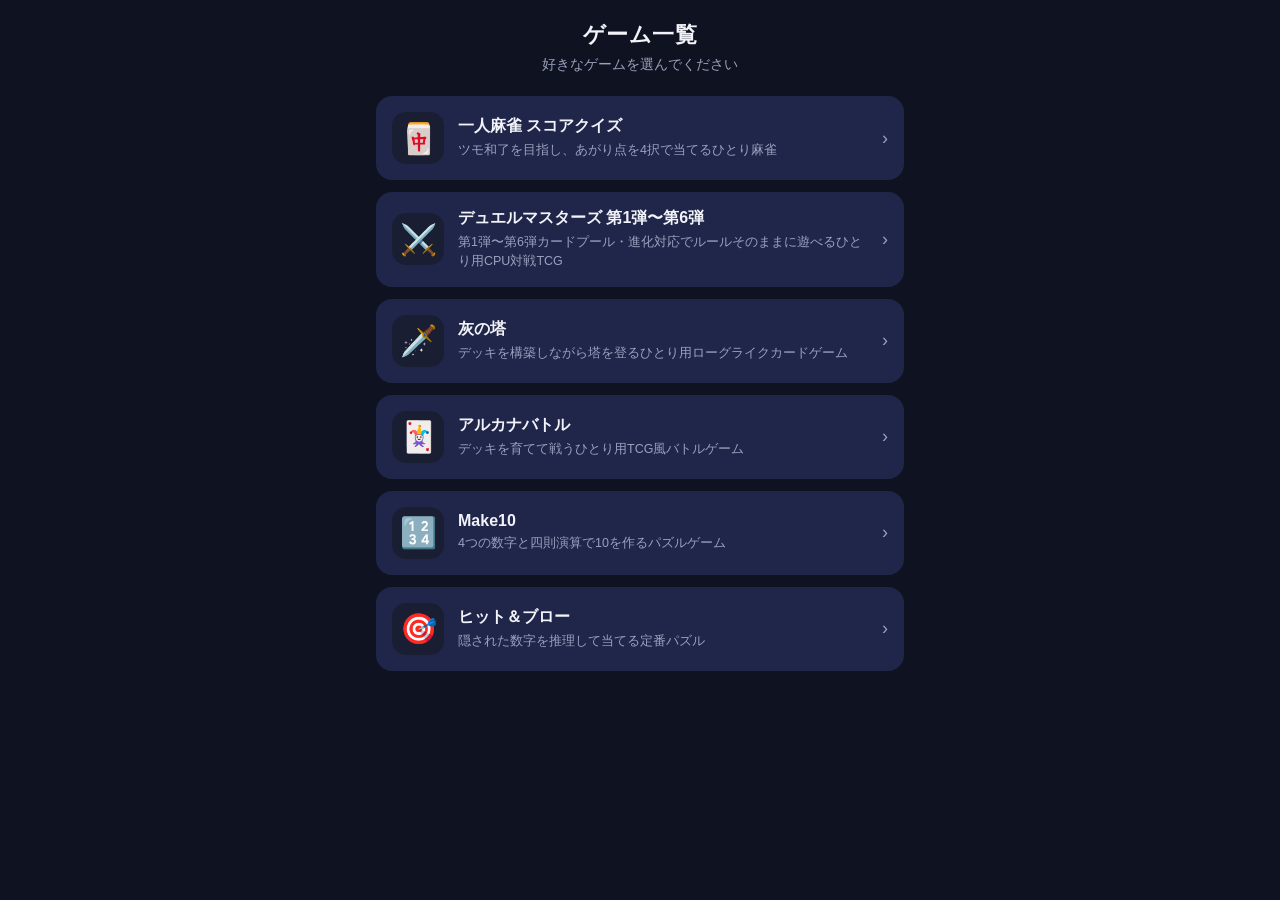
<file: game_app/index.html>
<!DOCTYPE html>
<html lang="ja">
<head>
<meta charset="UTF-8">
<meta name="viewport" content="width=device-width, initial-scale=1, viewport-fit=cover, maximum-scale=1, user-scalable=no">
<title>ゲーム一覧</title>
<meta name="theme-color" content="#0f1220">
<style>
  :root {
    color-scheme: dark;
    --bg: #0f1220;
    --bg-elevated: #1a1e33;
    --card: #20264a;
    --accent: #5ee0c0;
    --text: #f2f3f8;
    --text-dim: #9aa0bd;
    --radius: 16px;
    --safe-top: env(safe-area-inset-top, 0px);
    --safe-bottom: env(safe-area-inset-bottom, 0px);
  }
  * { box-sizing: border-box; }
  html, body {
    margin: 0;
    min-height: 100%;
    background: var(--bg);
    color: var(--text);
    font-family: -apple-system, BlinkMacSystemFont, "Hiragino Sans", "Yu Gothic", sans-serif;
    -webkit-tap-highlight-color: transparent;
  }
  .app {
    max-width: 560px;
    margin: 0 auto;
    min-height: 100dvh;
    padding: calc(20px + var(--safe-top)) 16px calc(20px + var(--safe-bottom));
  }
  header { text-align: center; margin-bottom: 22px; }
  header h1 { font-size: 22px; margin: 0 0 6px; letter-spacing: 0.02em; }
  header p { color: var(--text-dim); font-size: 13.5px; margin: 0; }
  .game-list {
    list-style: none;
    margin: 0;
    padding: 0;
    display: flex;
    flex-direction: column;
    gap: 12px;
  }
  .game-card {
    display: flex;
    align-items: center;
    gap: 14px;
    background: var(--card);
    border-radius: var(--radius);
    padding: 16px;
    text-decoration: none;
    color: var(--text);
  }
  .game-card:active { transform: scale(0.98); }
  .game-icon {
    font-size: 30px;
    width: 52px;
    height: 52px;
    flex-shrink: 0;
    background: var(--bg-elevated);
    border-radius: 14px;
    display: flex;
    align-items: center;
    justify-content: center;
  }
  .game-info { flex: 1; min-width: 0; }
  .game-info h2 { font-size: 16px; margin: 0 0 4px; }
  .game-info p { font-size: 12.5px; color: var(--text-dim); margin: 0; line-height: 1.5; }
  .game-arrow { color: var(--text-dim); font-size: 18px; flex-shrink: 0; }
</style>
</head>
<body>
<div class="app">
  <header>
    <h1>ゲーム一覧</h1>
    <p>好きなゲームを選んでください</p>
  </header>
  <ul class="game-list">
    <li>
      <a class="game-card" href="mahjong_solo_app/">
        <span class="game-icon">🀄</span>
        <span class="game-info">
          <h2>一人麻雀 スコアクイズ</h2>
          <p>ツモ和了を目指し、あがり点を4択で当てるひとり麻雀</p>
        </span>
        <span class="game-arrow">›</span>
      </a>
    </li>
    <li>
      <a class="game-card" href="duel_masters_app/">
        <span class="game-icon">⚔️</span>
        <span class="game-info">
          <h2>デュエルマスターズ 第1弾〜第6弾</h2>
          <p>第1弾〜第6弾カードプール・進化対応でルールそのままに遊べるひとり用CPU対戦TCG</p>
        </span>
        <span class="game-arrow">›</span>
      </a>
    </li>
    <li>
      <a class="game-card" href="rogue_spire_app/">
        <span class="game-icon">🗡️</span>
        <span class="game-info">
          <h2>灰の塔</h2>
          <p>デッキを構築しながら塔を登るひとり用ローグライクカードゲーム</p>
        </span>
        <span class="game-arrow">›</span>
      </a>
    </li>
    <li>
      <a class="game-card" href="arcana_battle_app/">
        <span class="game-icon">🃏</span>
        <span class="game-info">
          <h2>アルカナバトル</h2>
          <p>デッキを育てて戦うひとり用TCG風バトルゲーム</p>
        </span>
        <span class="game-arrow">›</span>
      </a>
    </li>
    <li>
      <a class="game-card" href="make10_app/">
        <span class="game-icon">🔢</span>
        <span class="game-info">
          <h2>Make10</h2>
          <p>4つの数字と四則演算で10を作るパズルゲーム</p>
        </span>
        <span class="game-arrow">›</span>
      </a>
    </li>
    <li>
      <a class="game-card" href="hit_and_blow_app/">
        <span class="game-icon">🎯</span>
        <span class="game-info">
          <h2>ヒット＆ブロー</h2>
          <p>隠された数字を推理して当てる定番パズル</p>
        </span>
        <span class="game-arrow">›</span>
      </a>
    </li>
  </ul>
</div>
</body>
</html>
</file>
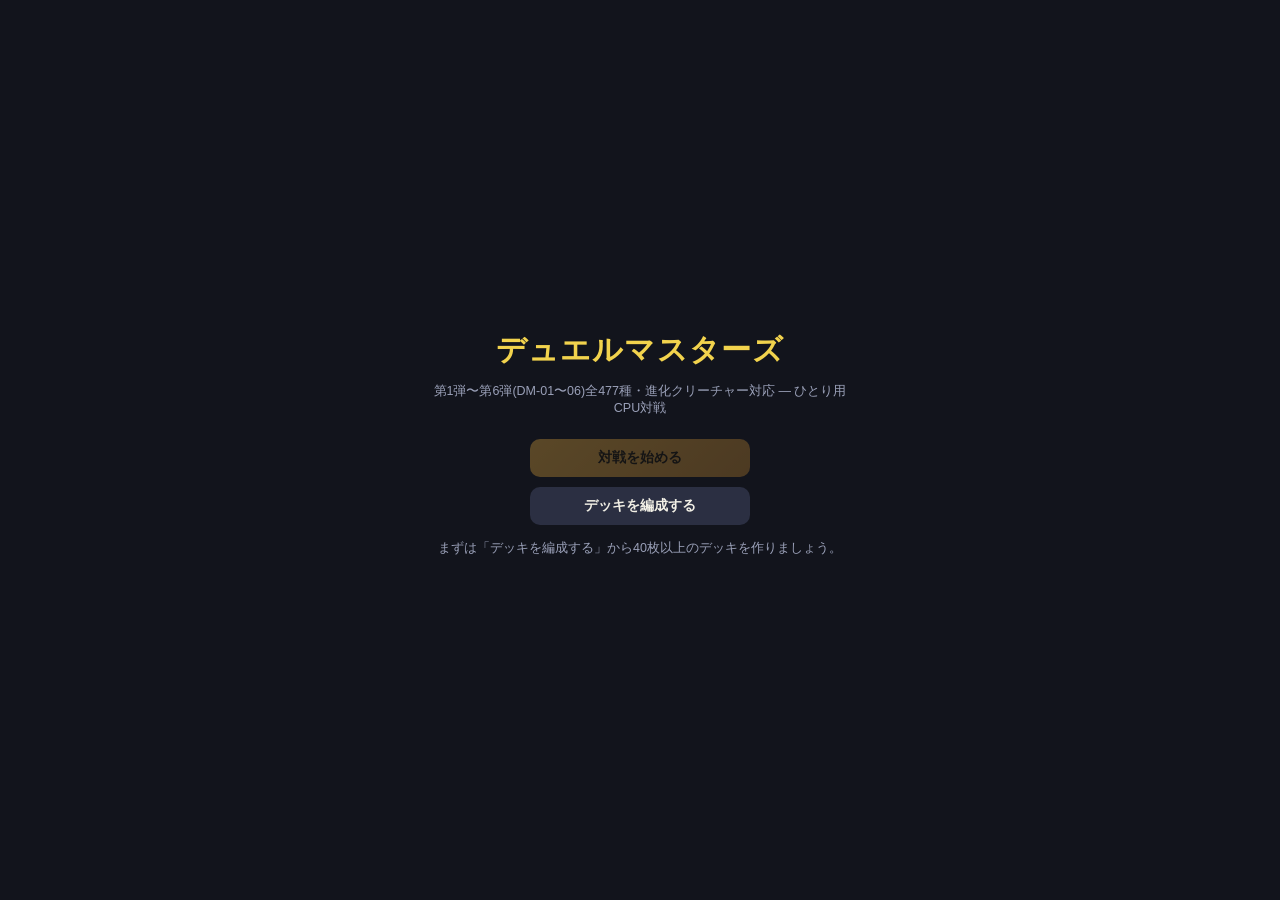
<file: game_app/duel_masters_app/index.html>
<!DOCTYPE html>
<html lang="ja">
<head>
<meta charset="UTF-8">
<meta name="viewport" content="width=device-width, initial-scale=1, viewport-fit=cover, maximum-scale=1, user-scalable=no">
<title>デュエルマスターズ 第1弾〜第6弾</title>
<link rel="manifest" href="manifest.json">
<meta name="theme-color" content="#12141c">
<meta name="apple-mobile-web-app-capable" content="yes">
<meta name="apple-mobile-web-app-status-bar-style" content="black-translucent">
<meta name="apple-mobile-web-app-title" content="デュエルマスターズ">
<link rel="stylesheet" href="style.css">
</head>
<body>
<div class="app">

  <section id="screen-title" class="screen">
    <div class="title-wrap">
      <h1 class="game-title">デュエルマスターズ</h1>
      <p class="game-sub">第1弾〜第6弾(DM-01〜06)全477種・進化クリーチャー対応 — ひとり用CPU対戦</p>
      <div class="title-buttons">
        <button id="btnPlay" class="btn btn-primary">対戦を始める</button>
        <button id="btnDeckBuilder" class="btn">デッキを編成する</button>
      </div>
      <p id="titleHint" class="hint"></p>
    </div>
  </section>

  <section id="screen-deckbuilder" class="screen hidden">
    <header class="topbar">
      <button id="btnBackFromDeckbuilder" class="btn btn-small">戻る</button>
      <h2>デッキ編成</h2>
    </header>
    <div id="deckListPanel">
      <div id="deckList" class="deck-list"></div>
      <button id="btnNewDeck" class="btn btn-primary">新しいデッキを作成</button>
    </div>
    <div id="deckEditPanel" class="hidden">
      <input id="deckNameInput" type="text" placeholder="デッキ名" class="deck-name-input">
      <div id="deckCountDisplay" class="hint"></div>
      <div id="deckValidationMsg" class="hint"></div>
      <div id="civTabs" class="civ-tabs"></div>
      <div class="filter-panel">
        <div class="filter-row">
          <span class="filter-label">収録弾</span>
          <div id="setTabs" class="set-tabs"></div>
        </div>
        <div class="filter-row">
          <span class="filter-label">コスト</span>
          <input id="costMinInput" type="number" min="0" placeholder="下限" class="filter-num">
          <span class="filter-sep">〜</span>
          <input id="costMaxInput" type="number" min="0" placeholder="上限" class="filter-num">
        </div>
        <div class="filter-row">
          <span class="filter-label">パワー</span>
          <input id="powerMinInput" type="number" min="0" step="500" placeholder="下限" class="filter-num">
          <span class="filter-sep">〜</span>
          <input id="powerMaxInput" type="number" min="0" step="500" placeholder="上限" class="filter-num">
        </div>
        <div class="filter-row">
          <span class="filter-label">並び替え</span>
          <select id="sortKeySelect" class="filter-select">
            <option value="name">名前</option>
            <option value="cost">コスト</option>
            <option value="power">パワー</option>
            <option value="civ">文明</option>
            <option value="set">収録弾</option>
          </select>
          <button id="btnSortDir" class="btn btn-small">昇順 ▲</button>
          <button id="btnClearFilters" class="btn btn-small btn-ghost">条件をリセット</button>
        </div>
      </div>
      <h3>カードプール (<span id="cardPoolCount">0</span>件)</h3>
      <div id="cardPoolList" class="card-pool-list"></div>
      <h3>採用カード</h3>
      <div id="deckCardList" class="card-pool-list"></div>
      <div class="deck-edit-actions">
        <button id="btnSaveDeck" class="btn btn-primary">保存</button>
        <button id="btnDeleteDeck" class="btn btn-ghost hidden">削除</button>
        <button id="btnCancelEditDeck" class="btn">キャンセル</button>
      </div>
    </div>
  </section>

  <section id="screen-cpuselect" class="screen hidden">
    <header class="topbar">
      <button id="btnBackFromCpuSelect" class="btn btn-small">戻る</button>
      <h2>対戦相手を選ぶ</h2>
    </header>
    <div id="playerDeckSelect" class="select-wrap"></div>
    <div id="cpuDeckSelect" class="select-wrap"></div>
    <button id="btnStartDuel" class="btn btn-primary">対戦開始</button>
  </section>

  <section id="screen-battle" class="screen hidden">
    <div id="oppInfo" class="player-info"></div>
    <div id="oppBattleZone" class="zone battle-zone"></div>
    <div id="oppManaZone" class="zone mana-zone"></div>
    <div id="logPanel" class="log-panel"></div>
    <div id="selfManaZone" class="zone mana-zone"></div>
    <div id="selfBattleZone" class="zone battle-zone"></div>
    <div id="selfInfo" class="player-info"></div>
    <div id="actionBar" class="action-bar">
      <button id="btnChargeMana" class="btn btn-small">マナチャージ</button>
      <button id="btnAttackPhase" class="btn btn-small">アタックフェーズへ</button>
      <button id="btnAttackFace" class="btn btn-small hidden">プレイヤーに攻撃</button>
      <button id="btnUseTapAbility" class="btn btn-small hidden">タップ能力を使う</button>
      <button id="btnCancelSelection" class="btn btn-small hidden">選択解除</button>
      <button id="btnEndTurn" class="btn btn-primary btn-small">ターン終了</button>
    </div>
    <div id="handRow" class="hand-row"></div>
  </section>

  <section id="screen-result" class="screen hidden">
    <div class="reward-wrap">
      <h2 id="resultTitle"></h2>
      <button id="btnResultToTitle" class="btn btn-primary">タイトルへ戻る</button>
    </div>
  </section>

  <div id="modalOverlay" class="modal hidden">
    <div class="modal-panel" id="modalPanel"></div>
  </div>

</div>
<script type="module" src="js/main.js"></script>
</body>
</html>
</file>
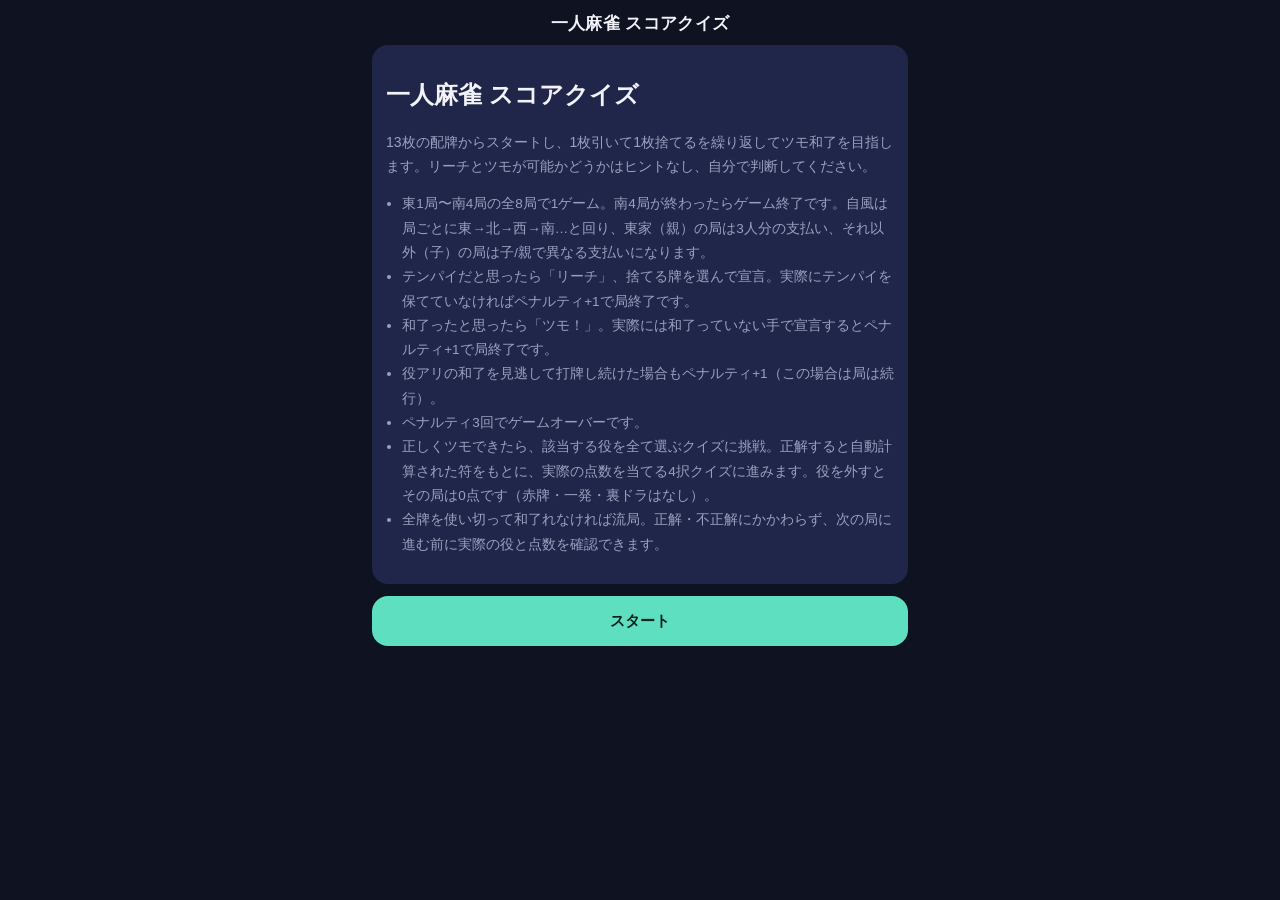
<file: game_app/mahjong_solo_app/index.html>
<!DOCTYPE html>
<html lang="ja">
<head>
<meta charset="UTF-8">
<meta name="viewport" content="width=device-width, initial-scale=1, viewport-fit=cover, maximum-scale=1, user-scalable=no">
<title>一人麻雀 スコアクイズ</title>
<link rel="manifest" href="manifest.json">
<meta name="theme-color" content="#0f1220">
<meta name="apple-mobile-web-app-capable" content="yes">
<meta name="apple-mobile-web-app-status-bar-style" content="black-translucent">
<meta name="apple-mobile-web-app-title" content="一人麻雀">
<link rel="stylesheet" href="style.css?v=4">
</head>
<body>
<div class="app">
  <header class="topbar">
    <h1>一人麻雀 スコアクイズ</h1>
  </header>
  <main id="screen" class="screen"></main>
</div>
<script type="module" src="js/main.js?v=4"></script>
</body>
</html>
</file>
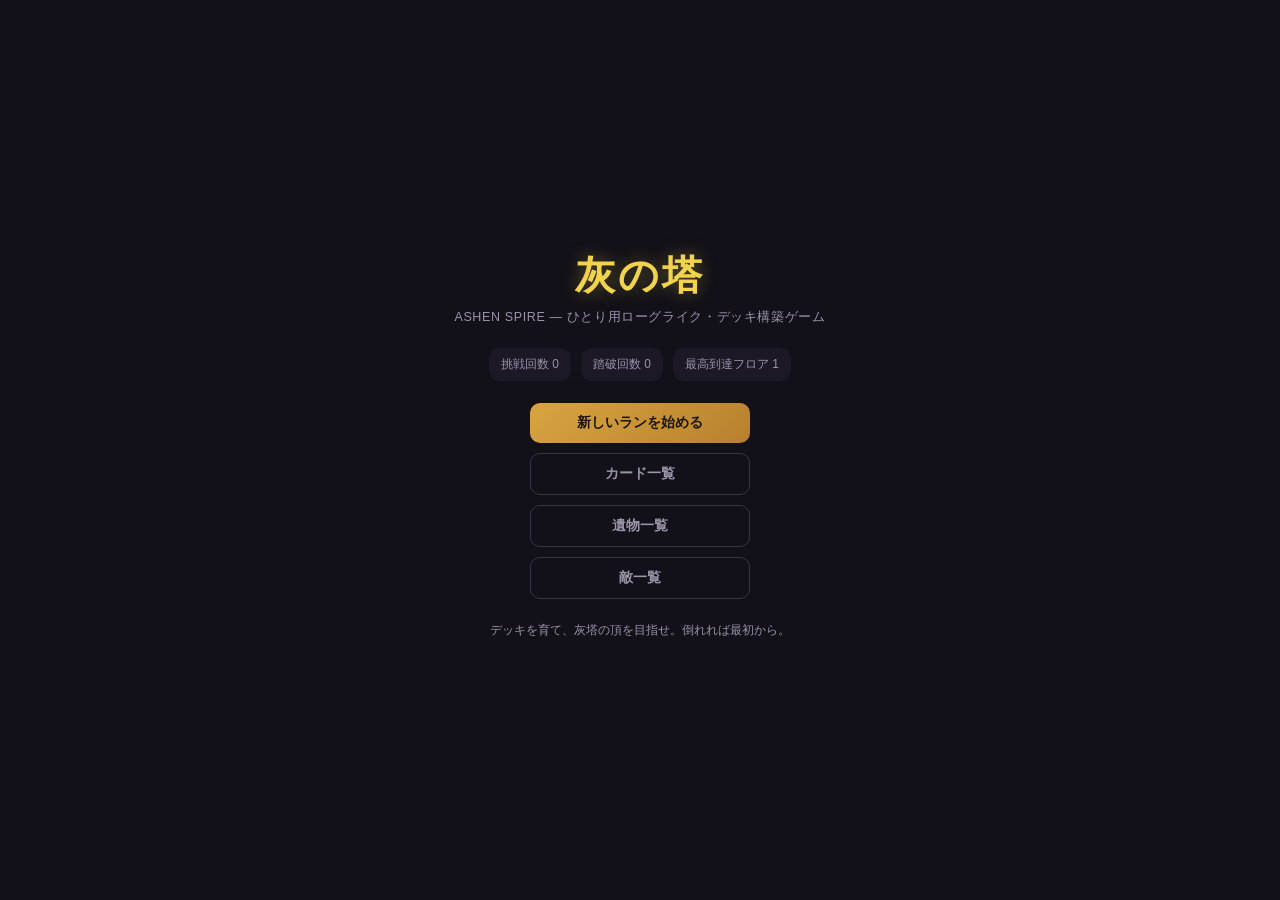
<file: game_app/rogue_spire_app/index.html>
<!DOCTYPE html>
<html lang="ja">
<head>
<meta charset="UTF-8">
<meta name="viewport" content="width=device-width, initial-scale=1, viewport-fit=cover, maximum-scale=1, user-scalable=no">
<title>灰の塔</title>
<link rel="manifest" href="manifest.json">
<meta name="theme-color" content="#121018">
<meta name="apple-mobile-web-app-capable" content="yes">
<meta name="apple-mobile-web-app-status-bar-style" content="black-translucent">
<meta name="apple-mobile-web-app-title" content="灰の塔">
<link rel="stylesheet" href="style.css">
</head>
<body>
<div class="app">

  <section id="screen-title" class="screen">
    <div class="title-wrap">
      <h1 class="game-title">灰の塔</h1>
      <p class="game-sub">ASHEN SPIRE — ひとり用ローグライク・デッキ構築ゲーム</p>
      <div id="metaStats" class="meta-stats"></div>
      <div class="title-buttons">
        <button id="btnContinue" class="btn btn-primary hidden">つづきから</button>
        <button id="btnNewRun" class="btn btn-primary">新しいランを始める</button>
        <button id="btnCardListTitle" class="btn btn-ghost">カード一覧</button>
        <button id="btnRelicListTitle" class="btn btn-ghost">遺物一覧</button>
        <button id="btnEnemyListTitle" class="btn btn-ghost">敵一覧</button>
      </div>
      <p class="title-hint">デッキを育て、灰塔の頂を目指せ。倒れれば最初から。</p>
    </div>
  </section>

  <section id="screen-neow" class="screen hidden">
    <div class="reward-wrap">
      <h2>祝福を選べ</h2>
      <p class="reward-hint">ランの始まりに、1つだけ恩恵を授かれる</p>
      <div id="neowChoices" class="relic-list-grid"></div>
      <div id="neowUpgradeList" class="upgrade-list hidden"></div>
    </div>
  </section>

  <section id="screen-map" class="screen hidden">
    <header class="topbar">
      <div class="player-chip">
        <span class="hp-icon">♥</span>
        <span id="mapHpText">0/0</span>
      </div>
      <div class="player-chip">
        <span class="gold-icon">💰</span>
        <span id="mapGoldText">0</span>
      </div>
      <div id="relicRow" class="relic-row"></div>
      <div class="topbar-actions">
        <button id="btnViewDeck" class="btn btn-small">デッキ</button>
        <button id="btnCardListMap" class="btn btn-small">図鑑</button>
        <button id="btnRelicListMap" class="btn btn-small">遺物</button>
        <button id="btnEnemyListMap" class="btn btn-small">敵</button>
      </div>
    </header>
    <div id="mapScroll" class="map-scroll">
      <svg id="mapSvg" class="map-svg" xmlns="http://www.w3.org/2000/svg"></svg>
      <div id="mapNodes" class="map-nodes"></div>
    </div>
  </section>

  <section id="screen-combat" class="screen hidden">
    <header class="topbar">
      <div class="player-chip">
        <span class="hp-icon">♥</span>
        <span id="combatHpText">0/0</span>
      </div>
      <div id="combatBuffRow" class="buff-row"></div>
      <button id="btnCombatDeckInfo" class="btn btn-small">山札</button>
    </header>
    <div id="enemyRow" class="enemy-row"></div>
    <div class="combat-mid">
      <div class="pile-info">
        <span id="drawCount" class="pile-chip">山 0</span>
        <span id="discardCount" class="pile-chip">捨 0</span>
        <span id="exhaustCount" class="pile-chip">消 0</span>
      </div>
      <button id="btnEndTurn" class="btn btn-primary">ターン終了</button>
      <div class="energy-display">
        <span id="energyText">0/0</span> <span class="energy-label">エナジー</span>
      </div>
    </div>
    <div id="handRow" class="hand-row"></div>
  </section>

  <section id="screen-reward" class="screen hidden">
    <div class="reward-wrap">
      <h2>カード報酬</h2>
      <p id="goldGainText" class="reward-hint"></p>
      <p class="reward-hint">1枚選んでデッキに加える</p>
      <div id="rewardCards" class="reward-cards"></div>
      <button id="btnSkipReward" class="btn btn-ghost">受け取らない</button>
    </div>
  </section>

  <section id="screen-relic" class="screen hidden">
    <div class="reward-wrap">
      <h2>遺物を手に入れた</h2>
      <div id="relicRewardCard" class="relic-reward-card"></div>
      <button id="btnTakeRelic" class="btn btn-primary">つぎへ</button>
    </div>
  </section>

  <section id="screen-rest" class="screen hidden">
    <div class="reward-wrap">
      <h2>休憩所</h2>
      <p class="reward-hint">安全な場所で一息つける</p>
      <div class="rest-buttons">
        <button id="btnRestHeal" class="btn btn-primary">休息する (HP回復)</button>
        <button id="btnRestUpgrade" class="btn btn-primary">カードを強化する</button>
      </div>
      <div id="restUpgradeList" class="upgrade-list hidden"></div>
    </div>
  </section>

  <section id="screen-gameover" class="screen hidden">
    <div class="reward-wrap">
      <h2 id="gameoverTitle">力尽きた…</h2>
      <p id="gameoverStats" class="reward-hint"></p>
      <button id="btnBackToTitle" class="btn btn-primary">タイトルへ戻る</button>
    </div>
  </section>

  <section id="screen-shop" class="screen hidden">
    <div class="shop-wrap">
      <h2>行商人</h2>
      <p class="reward-hint">所持金: <span id="shopGoldText">0</span>💰</p>
      <div id="shopCards" class="reward-cards"></div>
      <div id="shopRelicWrap" class="shop-relic-wrap"></div>
      <button id="btnShopRemove" class="btn btn-ghost">カードを1枚削除する</button>
      <button id="btnLeaveShop" class="btn btn-primary">立ち去る</button>
      <div id="shopRemoveList" class="upgrade-list hidden"></div>
    </div>
  </section>

  <section id="screen-event" class="screen hidden">
    <div class="reward-wrap">
      <h2 id="eventTitle">イベント</h2>
      <p id="eventText" class="reward-hint"></p>
      <div id="eventChoices" class="event-choices"></div>
      <p id="eventResult" class="event-result hidden"></p>
      <button id="btnEventContinue" class="btn btn-primary hidden">つぎへ</button>
    </div>
  </section>

  <section id="screen-actclear" class="screen hidden">
    <div class="reward-wrap">
      <h2 id="actClearTitle">第1層を制覇した!</h2>
      <p id="actClearText" class="reward-hint"></p>
      <button id="btnNextAct" class="btn btn-primary">次の層へ</button>
    </div>
  </section>

  <div id="deckModal" class="modal hidden">
    <div class="modal-panel">
      <div class="modal-header">
        <h3 id="deckModalTitle">デッキ</h3>
        <button id="btnCloseDeckModal" class="btn btn-small">閉じる</button>
      </div>
      <div id="deckModalList" class="deck-modal-list"></div>
    </div>
  </div>

  <div id="cardListModal" class="modal hidden">
    <div class="modal-panel">
      <div class="modal-header">
        <h3>カード一覧</h3>
        <button id="btnCloseCardListModal" class="btn btn-small">閉じる</button>
      </div>
      <div id="cardListModalBody" class="card-list-body"></div>
    </div>
  </div>

  <div id="relicListModal" class="modal hidden">
    <div class="modal-panel">
      <div class="modal-header">
        <h3>遺物一覧</h3>
        <button id="btnCloseRelicListModal" class="btn btn-small">閉じる</button>
      </div>
      <div id="relicListModalBody" class="card-list-body"></div>
    </div>
  </div>

  <div id="enemyListModal" class="modal hidden">
    <div class="modal-panel">
      <div class="modal-header">
        <h3>敵一覧</h3>
        <button id="btnCloseEnemyListModal" class="btn btn-small">閉じる</button>
      </div>
      <div id="enemyListModalBody" class="card-list-body"></div>
    </div>
  </div>

  <div id="targetHint" class="target-hint hidden">敵をタップして対象を選択</div>

</div>
<script type="module" src="js/main.js"></script>
</body>
</html>
</file>
<file: game_app/duel_masters_app/style.css>
:root {
  color-scheme: dark;
  --bg: #12141c;
  --bg-elevated: #1b1e2a;
  --card-bg: #232636;
  --card-bg-2: #2b2f42;
  --accent: #e0a83d;
  --accent-2: #f2d34d;
  --text: #f2f0e6;
  --text-dim: #9aa0b8;
  --danger: #e0525a;
  --ok: #6ec26a;
  --radius: 12px;
  --safe-top: env(safe-area-inset-top, 0px);
  --safe-bottom: env(safe-area-inset-bottom, 0px);
  --civ-fire: #e0525a;
  --civ-water: #4f8fc9;
  --civ-nature: #5ea85e;
  --civ-light: #d9c441;
  --civ-dark: #8a5ec9;
}
* { box-sizing: border-box; -webkit-tap-highlight-color: transparent; }
html, body {
  margin: 0;
  min-height: 100%;
  background: var(--bg);
  color: var(--text);
  font-family: -apple-system, BlinkMacSystemFont, "Hiragino Sans", "Yu Gothic", sans-serif;
  overscroll-behavior-y: contain;
}
.app { max-width: 680px; margin: 0 auto; min-height: 100dvh; position: relative; padding-top: var(--safe-top); padding-bottom: var(--safe-bottom); }
.screen { min-height: 100dvh; display: flex; flex-direction: column; padding: 14px; }
.hidden { display: none !important; }
h1, h2, h3 { margin: 0 0 8px; }
.hint { color: var(--text-dim); font-size: 12.5px; line-height: 1.6; }
.hint-ok { color: var(--ok); }

.btn {
  border: none; border-radius: 10px; padding: 10px 14px; font-size: 13.5px; font-weight: 600;
  color: var(--text); background: var(--card-bg-2); cursor: pointer; font-family: inherit;
}
.btn:active { transform: scale(0.97); }
.btn:disabled { opacity: 0.35; pointer-events: none; }
.btn-primary { background: linear-gradient(135deg, var(--accent), #b8802e); color: #1a1508; }
.btn-ghost { background: transparent; color: var(--text-dim); border: 1px solid #3a3d52; }
.btn-small { padding: 7px 11px; font-size: 12.5px; }
.btn.active { outline: 2px solid var(--accent-2); }

/* --- Title --- */
#screen-title { align-items: center; justify-content: center; text-align: center; }
.title-wrap { max-width: 420px; }
.game-title { font-size: 30px; letter-spacing: 0.04em; color: var(--accent-2); }
.game-sub { color: var(--text-dim); font-size: 12.5px; margin-bottom: 22px; }
.title-buttons { display: flex; flex-direction: column; gap: 10px; align-items: center; }
.title-buttons .btn { width: 220px; }

/* --- Topbar --- */
.topbar { display: flex; align-items: center; gap: 12px; padding-bottom: 10px; border-bottom: 1px solid #2a2d3d; margin-bottom: 10px; }
.topbar h2 { font-size: 16px; margin: 0; }

/* --- Deck list / builder --- */
.deck-list { display: flex; flex-direction: column; gap: 8px; margin-bottom: 14px; }
.deck-row { display: flex; align-items: center; justify-content: space-between; background: var(--card-bg); border-radius: var(--radius); padding: 12px; }
.deck-row-info { display: flex; flex-direction: column; gap: 3px; }
.deck-name-input {
  width: 100%; padding: 9px 12px; border-radius: 8px; border: 1px solid #3a3d52;
  background: var(--card-bg); color: var(--text); font-size: 14px; margin-bottom: 8px;
}
.civ-tabs { display: flex; gap: 6px; margin-bottom: 10px; flex-wrap: wrap; }
.civ-tab { border-bottom: 3px solid transparent; }
.civ-tab.active { border-bottom-color: var(--civ-color, var(--accent)); background: var(--card-bg-2); }
.card-pool-list { display: grid; grid-template-columns: repeat(auto-fill, minmax(140px, 1fr)); gap: 8px; margin-bottom: 14px; max-height: 340px; overflow-y: auto; padding: 4px; background: var(--bg-elevated); border-radius: var(--radius); }

.filter-panel { background: var(--bg-elevated); border-radius: var(--radius); padding: 10px 12px; margin-bottom: 10px; display: flex; flex-direction: column; gap: 8px; }
.filter-row { display: flex; align-items: center; gap: 6px; flex-wrap: wrap; }
.filter-label { font-size: 11.5px; color: var(--text-dim); min-width: 46px; }
.filter-num {
  width: 64px; padding: 6px 8px; border-radius: 6px; border: 1px solid #3a3d52;
  background: var(--card-bg); color: var(--text); font-size: 12.5px;
}
.filter-sep { color: var(--text-dim); font-size: 11px; }
.filter-select {
  padding: 6px 8px; border-radius: 6px; border: 1px solid #3a3d52;
  background: var(--card-bg); color: var(--text); font-size: 12.5px;
}
.set-tabs { display: flex; gap: 6px; flex-wrap: wrap; }
.set-tab.active { outline: 2px solid var(--accent-2); }
.deck-edit-actions { display: flex; gap: 8px; flex-wrap: wrap; padding-bottom: 20px; }

.mini-card { background: var(--card-bg); border-radius: 10px; padding: 8px; font-size: 11.5px; border-left: 4px solid var(--civ-color); display: flex; flex-direction: column; gap: 3px; }
.mini-card.civ-fire { --civ-color: var(--civ-fire); }
.mini-card.civ-water { --civ-color: var(--civ-water); }
.mini-card.civ-nature { --civ-color: var(--civ-nature); }
.mini-card.civ-light { --civ-color: var(--civ-light); }
.mini-card.civ-dark { --civ-color: var(--civ-dark); }
.mini-card-top { display: flex; align-items: center; gap: 5px; font-weight: 700; }
.mini-cost { background: var(--bg-elevated); border-radius: 6px; padding: 1px 6px; font-size: 11px; }
.mini-name { flex: 1; }
.mini-power { color: var(--text-dim); font-size: 10.5px; }
.mini-card-mid { color: var(--text-dim); font-size: 10.5px; }
.mini-card-text { color: var(--text-dim); font-size: 10px; line-height: 1.4; min-height: 24px; }
.mini-count { font-size: 10px; color: var(--accent-2); }
.mini-card .btn { margin-top: 4px; }

.badge { display: inline-block; border-radius: 5px; padding: 1px 5px; font-size: 9.5px; font-weight: 700; margin-right: 3px; }
.badge-B { background: #2c4a6e; color: #9cd0ff; }
.badge-W { background: #6e2c2c; color: #ffb3b3; }
.badge-SL { background: #3a3d52; color: #ff8a8a; }
.badge-T { background: #7a2c4a; color: #ffb3d9; }
.badge-SA { background: #2c6e4a; color: #9cffcf; }
.badge-SV { background: #5c3d8a; color: #d9b3ff; }
.badge-TT { background: #2c5c6e; color: #9ce8ff; }
.badge-MD { background: #6e2c5c; color: #ff9cd9; }
.zone-card.attackable { outline: 2px dashed var(--danger); cursor: pointer; }
.badge-S { background: #6e5c2c; color: #ffe08a; }

/* --- CPU select --- */
.select-wrap { margin-bottom: 16px; display: flex; flex-direction: column; gap: 8px; }
.select-wrap-sep { margin: 6px 0 -2px; }
.deck-select-btn { display: flex; flex-direction: column; align-items: flex-start; gap: 3px; text-align: left; }
.deck-select-btn.active { outline: 2px solid var(--accent-2); }

/* --- Battle --- */
#screen-battle { padding: 8px; gap: 6px; }
.player-info { font-size: 12px; color: var(--text-dim); background: var(--bg-elevated); border-radius: 8px; padding: 6px 10px; }
.zone { display: flex; flex-wrap: wrap; gap: 6px; min-height: 78px; background: var(--card-bg); border-radius: 10px; padding: 6px; align-items: center; }
.mana-zone { min-height: 30px; }
.zone-label { color: var(--text-dim); font-size: 11.5px; padding: 2px 6px; }

.zone-card {
  width: 82px; border-radius: 8px; padding: 5px; font-size: 10px; background: var(--card-bg-2);
  border-left: 4px solid var(--civ-color); cursor: default;
}
.zc-evo { margin-top: 3px; font-size: 8.5px; color: var(--accent-2); line-height: 1.3; }
.zone-card.civ-fire { --civ-color: var(--civ-fire); }
.zone-card.civ-water { --civ-color: var(--civ-water); }
.zone-card.civ-nature { --civ-color: var(--civ-nature); }
.zone-card.civ-light { --civ-color: var(--civ-light); }
.zone-card.civ-dark { --civ-color: var(--civ-dark); }
.zone-card.tapped { opacity: 0.5; transform: rotate(8deg); }
.zone-card.sick { outline: 1px dashed var(--text-dim); }
.zone-card.selected { outline: 2px solid var(--accent-2); }
.zc-top { display: flex; justify-content: space-between; align-items: center; margin-bottom: 2px; }
.zc-cost { background: var(--bg-elevated); border-radius: 5px; padding: 0 4px; font-weight: 700; }
.zc-name { font-weight: 700; margin-bottom: 2px; line-height: 1.25; }
.zc-power { color: var(--text-dim); }
.zc-kw { margin-top: 2px; }
.civ-tag { font-size: 8.5px; padding: 1px 4px; border-radius: 4px; background: var(--civ-color); color: #10121a; font-weight: 700; }
.mana-civ-tag { margin-left: 5px; font-size: 10px; padding: 2px 6px; }

.log-panel { max-height: 96px; overflow-y: auto; background: var(--bg-elevated); border-radius: 8px; padding: 6px 10px; font-size: 11px; color: var(--text-dim); }

.hand-row { display: flex; gap: 6px; overflow-x: auto; padding: 6px 2px 10px; }
.hand-card {
  min-width: 108px; max-width: 108px; border-radius: 8px; padding: 6px; font-size: 10.5px; background: var(--card-bg);
  border-left: 4px solid var(--civ-color); flex-shrink: 0; cursor: pointer;
}
.hand-card.civ-fire { --civ-color: var(--civ-fire); }
.hand-card.civ-water { --civ-color: var(--civ-water); }
.hand-card.civ-nature { --civ-color: var(--civ-nature); }
.hand-card.civ-light { --civ-color: var(--civ-light); }
.hand-card.civ-dark { --civ-color: var(--civ-dark); }
.hand-card.disabled { opacity: 0.45; cursor: default; }
.hand-card.unaffordable { opacity: 0.4; cursor: default; }
.hand-card .zc-text { color: var(--text-dim); font-size: 9.5px; margin-top: 3px; line-height: 1.3; }

.action-bar { display: flex; gap: 6px; flex-wrap: wrap; padding: 4px 2px; }

.modal { position: fixed; inset: 0; background: rgba(0,0,0,0.6); display: flex; align-items: center; justify-content: center; z-index: 50; padding: 16px; }
.modal-panel { background: var(--bg-elevated); border-radius: var(--radius); padding: 18px; max-width: 420px; width: 100%; max-height: 80vh; overflow-y: auto; }
.choice-list { display: flex; flex-direction: column; gap: 8px; margin-top: 10px; }
.choice-btn { width: 100%; text-align: left; }

.reward-wrap { margin: auto; text-align: center; max-width: 360px; }
</file>
<file: game_app/mahjong_solo_app/style.css>
:root {
  color-scheme: dark;
  --bg: #0f1220;
  --bg-elevated: #1a1e33;
  --card: #20264a;
  --accent: #5ee0c0;
  --accent-dark: #2fae91;
  --gold: #f4c86a;
  --text: #f2f3f8;
  --text-dim: #9aa0bd;
  --danger: #ff6b6b;
  --riichi: #ff6b6b;
  --radius: 16px;
  --safe-top: env(safe-area-inset-top, 0px);
  --safe-bottom: env(safe-area-inset-bottom, 0px);
}

* { box-sizing: border-box; }

html, body {
  margin: 0;
  height: 100%;
  background: var(--bg);
  color: var(--text);
  font-family: -apple-system, BlinkMacSystemFont, "Hiragino Sans", "Yu Gothic", sans-serif;
  -webkit-tap-highlight-color: transparent;
}

button {
  font-family: inherit;
  cursor: pointer;
}

.app {
  max-width: 560px;
  margin: 0 auto;
  min-height: 100dvh;
  display: flex;
  flex-direction: column;
  padding: calc(12px + var(--safe-top)) 12px calc(12px + var(--safe-bottom));
  gap: 10px;
}

.topbar { display: flex; align-items: center; justify-content: center; }
.topbar h1 { font-size: 17px; margin: 0; letter-spacing: 0.02em; }

.screen { flex: 1; display: flex; flex-direction: column; gap: 12px; }

.primary-btn {
  background: var(--accent);
  color: #08221c;
  border: none;
  font-size: 15px;
  font-weight: 700;
  padding: 0 18px;
  border-radius: var(--radius);
  min-height: 50px;
}
.primary-btn:active:not(:disabled) { transform: scale(0.97); }
.primary-btn:disabled { opacity: 0.35; }

.ghost-btn {
  background: var(--bg-elevated);
  color: var(--text-dim);
  border: none;
  padding: 12px;
  border-radius: var(--radius);
  font-size: 14px;
  font-weight: 600;
  min-height: 46px;
}
.ghost-btn:active:not(:disabled) { transform: scale(0.97); }
.ghost-btn:disabled { opacity: 0.35; }

.danger-btn { color: var(--danger); }

.card {
  background: var(--card);
  border-radius: var(--radius);
  padding: 14px;
}

.intro p { color: var(--text-dim); line-height: 1.7; font-size: 14px; }
.intro ul { color: var(--text-dim); line-height: 1.8; font-size: 13.5px; padding-left: 1.2em; }

.status-row {
  display: flex;
  flex-wrap: wrap;
  gap: 8px;
}
.status-chip {
  background: var(--bg-elevated);
  border-radius: 999px;
  padding: 6px 12px;
  font-size: 12.5px;
  color: var(--text-dim);
  display: flex;
  align-items: center;
  gap: 4px;
}
.status-chip b { color: var(--text); font-weight: 700; }
.status-chip.riichi { color: var(--riichi); }
.status-chip.seat-chip.dealer { color: var(--gold); }
.penalty-dots { display: inline-flex; gap: 3px; }
.penalty-dot { width: 9px; height: 9px; border-radius: 50%; background: #3a4066; }
.penalty-dot.filled { background: var(--danger); }

.toast {
  background: rgba(255, 107, 107, 0.15);
  border: 1px solid var(--danger);
  color: var(--danger);
  border-radius: var(--radius);
  padding: 10px 14px;
  font-size: 13.5px;
  font-weight: 600;
  text-align: center;
}

.dora-row { display: flex; align-items: center; gap: 8px; font-size: 12.5px; color: var(--text-dim); }

.discard-pile {
  display: flex;
  flex-wrap: wrap;
  gap: 3px;
  min-height: 24px;
}
.mini-tile {
  font-size: 20px;
  line-height: 1;
  color: var(--text-dim);
  font-family: "Segoe UI Symbol", "Noto Sans Symbols 2", "Apple Symbols", sans-serif;
}

.hand-area {
  display: flex;
  flex-direction: column;
  gap: 8px;
  margin-top: auto;
}
.hand-row {
  display: flex;
  flex-wrap: wrap;
  gap: 4px;
  justify-content: center;
  padding: 6px 0;
}
.tile-btn {
  background: linear-gradient(180deg, #fdfdfb, #e9e6dd);
  color: #1a1a1a;
  border: none;
  border-radius: 6px;
  width: 34px;
  height: 46px;
  font-size: 26px;
  font-family: "Segoe UI Symbol", "Noto Sans Symbols 2", "Apple Symbols", sans-serif;
  display: flex;
  align-items: center;
  justify-content: center;
  box-shadow: 0 2px 0 rgba(0,0,0,0.35);
  flex-shrink: 0;
}
.tile-btn:active:not(:disabled) { transform: translateY(2px); box-shadow: none; }
.tile-btn:disabled { opacity: 0.4; }
.tile-btn.drawn { margin-left: 10px; outline: 2px solid var(--accent); }
.tile-btn.static { box-shadow: none; }

.action-row { display: flex; gap: 8px; }
.action-row .ghost-btn, .action-row .primary-btn { flex: 1; }

.hint-text { text-align: center; font-size: 12.5px; color: var(--gold); min-height: 16px; }

.modal-overlay {
  position: fixed;
  inset: 0;
  background: rgba(5, 6, 15, 0.72);
  display: flex;
  align-items: center;
  justify-content: center;
  padding: 16px;
  z-index: 10;
}
.modal-card {
  background: var(--bg-elevated);
  border-radius: var(--radius);
  padding: 20px;
  max-width: 480px;
  width: 100%;
  max-height: 90dvh;
  overflow-y: auto;
}
.modal-card h2 { margin: 0 0 10px; font-size: 18px; }
.modal-card .modal-note { color: var(--text-dim); font-size: 13.5px; line-height: 1.6; }

.yaku-list { list-style: none; padding: 0; margin: 10px 0; }
.yaku-list li {
  display: flex;
  justify-content: space-between;
  font-size: 14px;
  padding: 4px 0;
  border-bottom: 1px solid rgba(255,255,255,0.06);
}
.yaku-list li b { color: var(--gold); }

.yaku-quiz-group { margin-top: 12px; }
.yaku-quiz-group-label { font-size: 12px; color: var(--text-dim); margin-bottom: 6px; font-weight: 600; }
.yaku-quiz-chips { display: flex; flex-wrap: wrap; gap: 6px; }
.yaku-chip {
  background: var(--card);
  color: var(--text-dim);
  border: 2px solid transparent;
  border-radius: 999px;
  padding: 7px 12px;
  font-size: 12.5px;
  font-weight: 600;
}
.yaku-chip:active { transform: scale(0.96); }
.yaku-chip.selected { background: rgba(94, 224, 192, 0.16); border-color: var(--accent); color: var(--accent); }

.quiz-hand { display: flex; flex-wrap: wrap; gap: 3px; justify-content: center; margin: 10px 0; }
.quiz-hand .tile-btn { width: 28px; height: 38px; font-size: 21px; }

.quiz-choices {
  display: grid;
  grid-template-columns: 1fr 1fr;
  gap: 8px;
  margin-top: 12px;
}
.quiz-choice-btn {
  background: var(--card);
  color: var(--text);
  border: 2px solid transparent;
  border-radius: 12px;
  padding: 14px 6px;
  font-size: 16px;
  font-weight: 700;
}
.quiz-choice-btn:active:not(:disabled) { transform: scale(0.96); }
.quiz-choice-btn.correct { border-color: var(--accent); color: var(--accent); }
.quiz-choice-btn.wrong { border-color: var(--danger); color: var(--danger); opacity: 0.7; }
.quiz-choice-btn:disabled { opacity: 0.55; }

.result-banner {
  text-align: center;
  font-size: 20px;
  font-weight: 800;
  margin-bottom: 4px;
}
.result-banner.win { color: var(--accent); }
.result-banner.lose { color: var(--text-dim); }
.result-row { display: flex; justify-content: space-between; font-size: 14px; padding: 5px 0; color: var(--text-dim); }
.result-row b { color: var(--text); }
.result-row.correct b { color: var(--accent); }
.result-row.wrong b { color: var(--danger); }

.modal-actions { display: flex; gap: 8px; margin-top: 14px; }
.modal-actions > * { flex: 1; }

.history-table-wrap { overflow-x: auto; margin: 10px 0; }
table.history-table { border-collapse: collapse; width: 100%; font-size: 12.5px; white-space: nowrap; }
table.history-table th, table.history-table td {
  padding: 6px 8px;
  text-align: center;
  border-bottom: 1px solid rgba(255,255,255,0.08);
}
table.history-table th { color: var(--text-dim); font-weight: 600; }
table.history-table td.ok { color: var(--accent); font-weight: 700; }
table.history-table td.ng { color: var(--danger); font-weight: 700; }
.final-hand-cell { font-size: 18px; letter-spacing: -1px; }

.final-score {
  text-align: center;
  font-size: 26px;
  font-weight: 800;
  color: var(--gold);
  margin: 8px 0 4px;
}
</file>
<file: game_app/rogue_spire_app/style.css>
:root {
  color-scheme: dark;
  --bg: #121018;
  --bg-elevated: #1c1826;
  --card-bg: #241f30;
  --card-bg-2: #2c2538;
  --accent: #d9a441;
  --accent-2: #f2d34d;
  --text: #f2ede0;
  --text-dim: #9b93a8;
  --hp: #e0525a;
  --block: #5ea8e0;
  --energy: #f2d34d;
  --attack: #c9564f;
  --skill: #4f8fc9;
  --power: #b374d9;
  --poison: #6ec26a;
  --weak: #c9a24f;
  --vuln: #d9634f;
  --danger: #e0525a;
  --radius: 14px;
  --safe-top: env(safe-area-inset-top, 0px);
  --safe-bottom: env(safe-area-inset-bottom, 0px);
}
* { box-sizing: border-box; -webkit-tap-highlight-color: transparent; }
html, body {
  margin: 0;
  min-height: 100%;
  background: var(--bg);
  color: var(--text);
  font-family: -apple-system, BlinkMacSystemFont, "Hiragino Sans", "Yu Gothic", sans-serif;
  overscroll-behavior-y: contain;
}
.app {
  max-width: 620px;
  margin: 0 auto;
  min-height: 100dvh;
  position: relative;
  padding-top: var(--safe-top);
  padding-bottom: var(--safe-bottom);
}
.screen { min-height: 100dvh; display: flex; flex-direction: column; }
.hidden { display: none !important; }
button { font-family: inherit; }
.btn {
  border: none;
  border-radius: 10px;
  padding: 11px 16px;
  font-size: 14px;
  font-weight: 600;
  color: var(--text);
  background: var(--card-bg-2);
  cursor: pointer;
}
.btn:active { transform: scale(0.97); }
.btn-primary { background: linear-gradient(135deg, var(--accent), #b8802e); color: #1a1508; }
.btn-ghost { background: transparent; color: var(--text-dim); border: 1px solid #3a3348; }
.btn-small { padding: 7px 12px; font-size: 12.5px; }
.btn:disabled { opacity: 0.4; pointer-events: none; }

/* --- Title --- */
#screen-title { align-items: center; justify-content: center; padding: 24px; }
.title-wrap { text-align: center; max-width: 420px; }
.game-title { font-size: 40px; margin: 0 0 6px; letter-spacing: 0.08em; color: var(--accent-2); text-shadow: 0 0 18px rgba(242,211,77,0.35); }
.game-sub { color: var(--text-dim); font-size: 12.5px; letter-spacing: 0.05em; margin: 0 0 22px; }
.meta-stats { display: flex; gap: 10px; justify-content: center; margin-bottom: 22px; flex-wrap: wrap; }
.meta-stats span { background: var(--bg-elevated); border-radius: 10px; padding: 8px 12px; font-size: 12px; color: var(--text-dim); }
.title-buttons { display: flex; flex-direction: column; gap: 10px; align-items: center; }
.title-buttons .btn { width: 220px; }
.title-hint { color: var(--text-dim); font-size: 12px; margin-top: 22px; line-height: 1.6; }

/* --- Topbar --- */
.topbar {
  display: flex;
  align-items: center;
  gap: 10px;
  padding: calc(10px + var(--safe-top)) 12px 10px;
  background: var(--bg-elevated);
  position: sticky;
  top: 0;
  z-index: 5;
}
.player-chip { display: flex; align-items: center; gap: 5px; background: var(--card-bg); border-radius: 20px; padding: 6px 12px; font-size: 13px; font-weight: 700; flex-shrink: 0; }
.hp-icon { color: var(--hp); }
.relic-row { display: flex; gap: 5px; flex: 1; overflow-x: auto; }
.relic-icon { width: 30px; height: 30px; flex-shrink: 0; border-radius: 8px; background: var(--card-bg); display: flex; align-items: center; justify-content: center; font-size: 15px; }
.topbar-actions { flex-shrink: 0; }
.buff-row { display: flex; gap: 4px; flex: 1; flex-wrap: wrap; font-size: 11px; }
.buff-chip { background: var(--card-bg); border-radius: 8px; padding: 3px 7px; white-space: nowrap; }

/* --- Map --- */
.map-scroll { flex: 1; overflow-y: auto; overflow-x: hidden; position: relative; padding: 20px 0 30px; }
.map-svg { position: absolute; top: 0; left: 0; width: 100%; }
.map-nodes { position: relative; }
.map-node {
  position: absolute;
  width: 52px; height: 52px;
  margin-left: -26px; margin-top: -26px;
  border-radius: 50%;
  background: var(--card-bg);
  border: 2px solid #3a3348;
  display: flex; align-items: center; justify-content: center;
  font-size: 22px;
  color: var(--text-dim);
}
.map-node.available { border-color: var(--accent); background: var(--card-bg-2); color: var(--text); cursor: pointer; box-shadow: 0 0 16px rgba(217,164,65,0.45); animation: pulse 1.6s ease-in-out infinite; }
.map-node.visited { opacity: 0.4; }
.map-node.current { border-color: var(--accent-2); }
@keyframes pulse { 0%,100% { box-shadow: 0 0 10px rgba(217,164,65,0.3);} 50% { box-shadow: 0 0 20px rgba(217,164,65,0.6);} }

/* --- Combat --- */
#screen-combat { background: radial-gradient(ellipse at top, #201a2c, var(--bg) 70%); }
.enemy-row { display: flex; gap: 10px; padding: 16px 12px; flex-wrap: wrap; justify-content: center; flex: 1; align-content: flex-start; }
.enemy-card { width: 130px; background: var(--card-bg); border-radius: 12px; padding: 10px; text-align: center; border: 2px solid transparent; position: relative; }
.enemy-card.targetable { border-color: var(--danger); cursor: pointer; box-shadow: 0 0 14px rgba(224,82,90,0.5); }
.enemy-card.dead { opacity: 0.25; }
.enemy-name { font-size: 12.5px; font-weight: 700; margin-bottom: 6px; }
.enemy-intent { font-size: 18px; margin-bottom: 4px; }
.enemy-intent .intent-val { font-size: 12px; vertical-align: middle; margin-left: 2px; }
.bar-track { height: 8px; border-radius: 5px; background: #100e16; overflow: hidden; margin-top: 4px; }
.bar-fill { height: 100%; background: var(--hp); }
.bar-fill.block { background: var(--block); }
.enemy-hp-text { font-size: 11px; color: var(--text-dim); margin-top: 3px; }
.status-icons { display: flex; gap: 3px; justify-content: center; margin-top: 5px; flex-wrap: wrap; }
.status-badge { font-size: 10px; background: var(--bg-elevated); border-radius: 6px; padding: 1px 5px; }

.combat-mid { display: flex; align-items: center; justify-content: space-between; padding: 6px 12px; gap: 8px; }
.pile-info { display: flex; gap: 6px; }
.pile-chip { font-size: 11px; background: var(--bg-elevated); border-radius: 8px; padding: 5px 8px; color: var(--text-dim); }
.energy-display { text-align: center; font-size: 13px; }
#energyText { font-size: 20px; font-weight: 800; color: var(--energy); display: block; }
.energy-label { font-size: 10px; color: var(--text-dim); }

.hand-row { display: flex; gap: 8px; padding: 10px 10px calc(16px + var(--safe-bottom)); overflow-x: auto; min-height: 218px; }
.card {
  flex-shrink: 0;
  width: 118px; height: 200px;
  border-radius: 12px;
  background: linear-gradient(160deg, var(--card-bg-2), var(--card-bg));
  border: 2px solid #3a3348;
  padding: 8px;
  display: flex; flex-direction: column;
  position: relative;
}
.card.type-attack { border-color: var(--attack); }
.card.type-skill { border-color: var(--skill); }
.card.type-power { border-color: var(--power); }
.card.unaffordable { opacity: 0.45; }
.card.selected { transform: translateY(-14px); box-shadow: 0 8px 18px rgba(0,0,0,0.5); }
.card-cost { position: absolute; top: -8px; left: -8px; width: 26px; height: 26px; border-radius: 50%; background: var(--energy); color: #1a1508; font-weight: 800; font-size: 13px; display: flex; align-items: center; justify-content: center; }
.card-name { font-size: 12.5px; font-weight: 700; margin: 4px 0 4px; text-align: center; }
.card-type-tag { font-size: 9px; text-align: center; color: var(--text-dim); margin-bottom: 4px; }
.card-rarity { font-weight: 700; }
.card-rarity.rarity-basic { color: var(--text-dim); }
.card-rarity.rarity-common { color: #c7c2d6; }
.card-rarity.rarity-uncommon { color: var(--block); }
.card-rarity.rarity-rare { color: var(--accent-2); }
.card-desc { font-size: 10.5px; line-height: 1.35; color: #d8d2e6; text-align: center; flex: 1; overflow-y: auto; }
.card.reward-card, .card.deck-card, .card.list-card { width: 140px; height: 225px; }

/* --- Reward / rest / gameover --- */
.reward-wrap { flex: 1; display: flex; flex-direction: column; align-items: center; justify-content: center; padding: 24px 16px; text-align: center; }
.reward-wrap h2 { color: var(--accent-2); margin-bottom: 4px; }
.reward-hint { color: var(--text-dim); font-size: 13px; margin-bottom: 18px; }
.reward-cards { display: flex; gap: 12px; flex-wrap: wrap; justify-content: center; margin-bottom: 20px; }
.relic-reward-card { width: 200px; background: var(--card-bg); border: 2px solid var(--accent); border-radius: 14px; padding: 18px; margin-bottom: 20px; }
.relic-reward-card .r-icon { font-size: 36px; margin-bottom: 8px; }
.relic-reward-card .r-name { font-weight: 700; margin-bottom: 6px; color: var(--accent-2); }
.relic-reward-card .r-desc { font-size: 12.5px; color: var(--text-dim); }
.rest-buttons { display: flex; flex-direction: column; gap: 10px; }
.rest-buttons .btn { width: 240px; }
.upgrade-list { display: flex; gap: 10px; flex-wrap: wrap; justify-content: center; margin-top: 16px; max-width: 500px; }

/* --- Modal --- */
.modal { position: fixed; inset: 0; background: rgba(0,0,0,0.6); display: flex; align-items: flex-end; z-index: 20; }
.modal-panel { background: var(--bg-elevated); width: 100%; max-height: 75vh; border-radius: 18px 18px 0 0; padding: 16px; overflow-y: auto; margin: 0 auto; max-width: 620px; }
.modal-header { display: flex; justify-content: space-between; align-items: center; margin-bottom: 12px; }
.deck-modal-list { display: flex; gap: 10px; flex-wrap: wrap; justify-content: center; padding-bottom: 10px; }

/* --- Card list (compendium) --- */
.card-list-body { padding-bottom: 10px; }
.card-list-group { color: var(--accent-2); font-size: 13px; margin: 18px 0 10px; text-align: center; }
.card-list-group:first-child { margin-top: 0; }
.card-list-grid { display: flex; gap: 10px; flex-wrap: wrap; justify-content: center; }
.card-upgrade-desc { font-size: 9.5px; line-height: 1.3; color: var(--accent-2); text-align: center; border-top: 1px dashed #3a3348; margin-top: 4px; padding-top: 4px; flex: 0 0 auto; }
.relic-list-grid { display: flex; gap: 12px; flex-wrap: wrap; justify-content: center; margin-bottom: 10px; }
.relic-list-grid .relic-reward-card { margin-bottom: 0; position: relative; }
.relic-reward-card.owned { border-color: var(--accent-2); }
.r-owned-badge { margin-top: 10px; display: inline-block; font-size: 10.5px; font-weight: 700; color: #1a1508; background: var(--accent-2); border-radius: 8px; padding: 2px 8px; }
.neow-choice { cursor: pointer; transition: transform 0.1s; }
.neow-choice:active { transform: scale(0.97); }

.card-list-subgroup { color: var(--text-dim); font-size: 11.5px; margin: 10px 0 8px; text-align: center; letter-spacing: 0.05em; }
.enemy-list-grid { display: flex; gap: 10px; flex-wrap: wrap; justify-content: center; margin-bottom: 6px; }
.enemy-info-card { width: 220px; background: var(--card-bg); border: 2px solid #3a3348; border-radius: 14px; padding: 14px 16px; }
.enemy-info-card.is-elite { border-color: var(--power); }
.enemy-info-card.is-boss { border-color: var(--danger); }
.enemy-info-card .e-name { font-weight: 700; margin-bottom: 4px; color: var(--accent-2); }
.e-pair-tag { margin-left: 6px; font-size: 9.5px; font-weight: 700; color: #1a1508; background: var(--accent-2); border-radius: 8px; padding: 2px 6px; vertical-align: middle; }
.enemy-info-card .e-hp { font-size: 11.5px; color: var(--text-dim); margin-bottom: 8px; }
.enemy-info-card .e-hp .hp-icon { color: var(--hp); }
.enemy-info-card .e-pattern { font-size: 11.5px; line-height: 1.6; color: #d8d2e6; }
.enemy-info-card .e-pattern-step { display: block; }

.target-hint { position: fixed; bottom: 200px; left: 50%; transform: translateX(-50%); background: var(--danger); color: white; font-size: 12px; padding: 6px 14px; border-radius: 20px; z-index: 15; }

/* --- Shop / Event --- */
.gold-icon { color: var(--accent-2); }
.shop-wrap { flex: 1; display: flex; flex-direction: column; align-items: center; padding: 20px 16px 32px; text-align: center; }
.shop-wrap h2 { color: var(--accent-2); margin-bottom: 4px; }
.shop-relic-wrap { margin-bottom: 16px; }
.shop-relic-wrap .relic-reward-card { margin-bottom: 0; }
.shop-item-price { margin-top: 6px; font-size: 12px; color: var(--accent-2); font-weight: 700; }
.card.sold { opacity: 0.35; pointer-events: none; }
.card.unaffordable-price { opacity: 0.5; }
#btnShopRemove { margin-bottom: 10px; }
.event-choices { display: flex; flex-direction: column; gap: 10px; align-items: center; margin-top: 6px; }
.event-choices .btn { width: 100%; max-width: 420px; white-space: normal; line-height: 1.4; padding: 12px 16px; }
.event-result { margin-top: 18px; font-size: 13.5px; color: var(--text); max-width: 420px; }
</file>
